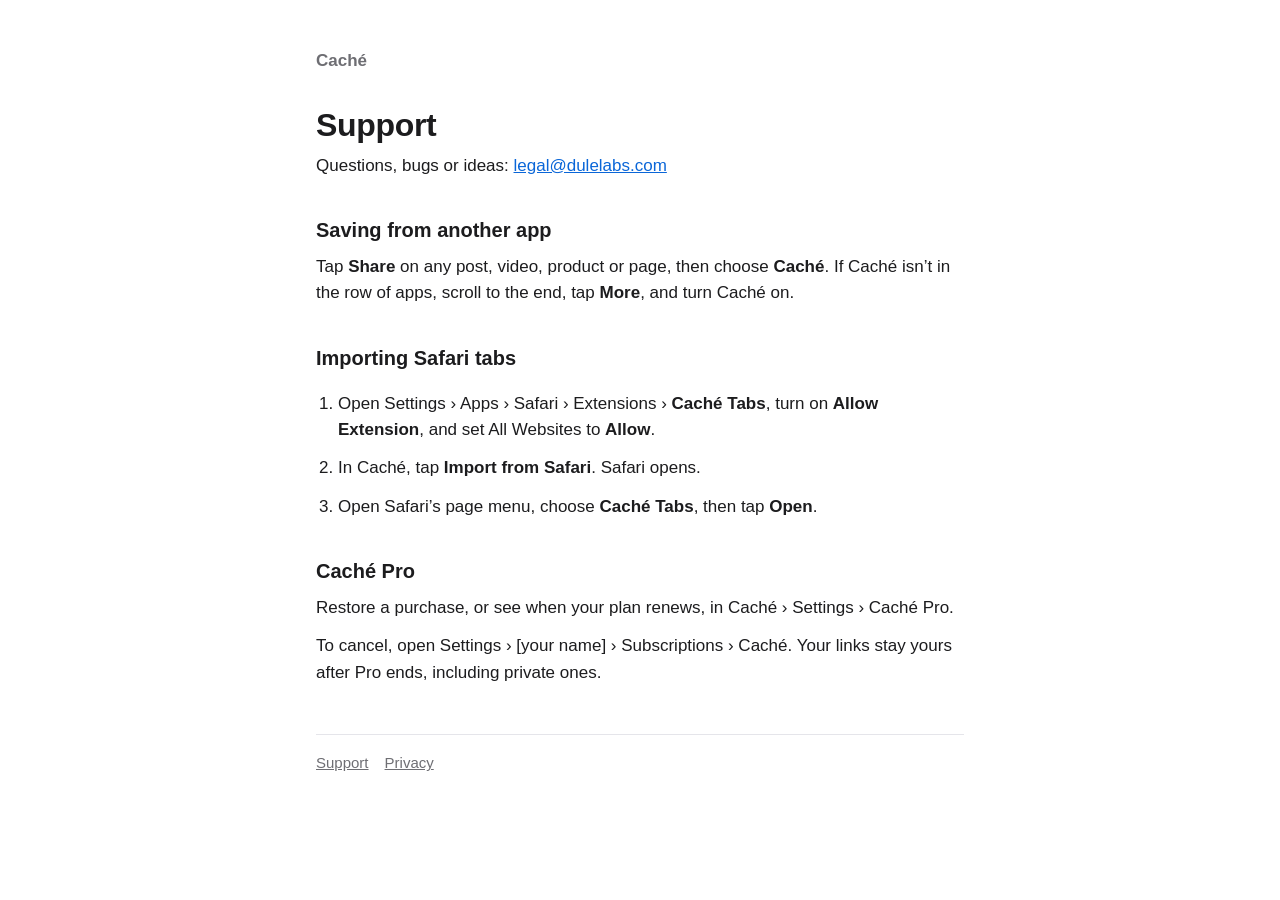
<file: index.html>
<!doctype html>
<html lang="en">
<head>
<meta charset="utf-8">
<meta name="viewport" content="width=device-width, initial-scale=1">
<title>Caché Support</title>
<link rel="stylesheet" href="style.css">
</head>
<body>
<main>
<header><a href="./">Caché</a></header>

<h1>Support</h1>
<p>Questions, bugs or ideas: <a href="mailto:legal@dulelabs.com">legal@dulelabs.com</a></p>

<h2>Saving from another app</h2>
<p>Tap <strong>Share</strong> on any post, video, product or page, then choose <strong>Caché</strong>. If Caché isn’t in the row of apps, scroll to the end, tap <strong>More</strong>, and turn Caché on.</p>

<h2>Importing Safari tabs</h2>
<ol>
<li>Open Settings › Apps › Safari › Extensions › <strong>Caché Tabs</strong>, turn on <strong>Allow Extension</strong>, and set All Websites to <strong>Allow</strong>.</li>
<li>In Caché, tap <strong>Import from Safari</strong>. Safari opens.</li>
<li>Open Safari’s page menu, choose <strong>Caché Tabs</strong>, then tap <strong>Open</strong>.</li>
</ol>

<h2>Caché Pro</h2>
<p>Restore a purchase, or see when your plan renews, in Caché › Settings › Caché Pro.</p>
<p>To cancel, open Settings › [your name] › Subscriptions › Caché. Your links stay yours after Pro ends, including private ones.</p>

<footer><a href="./">Support</a><a href="privacy.html">Privacy</a></footer>
</main>
</body>
</html>
</file>
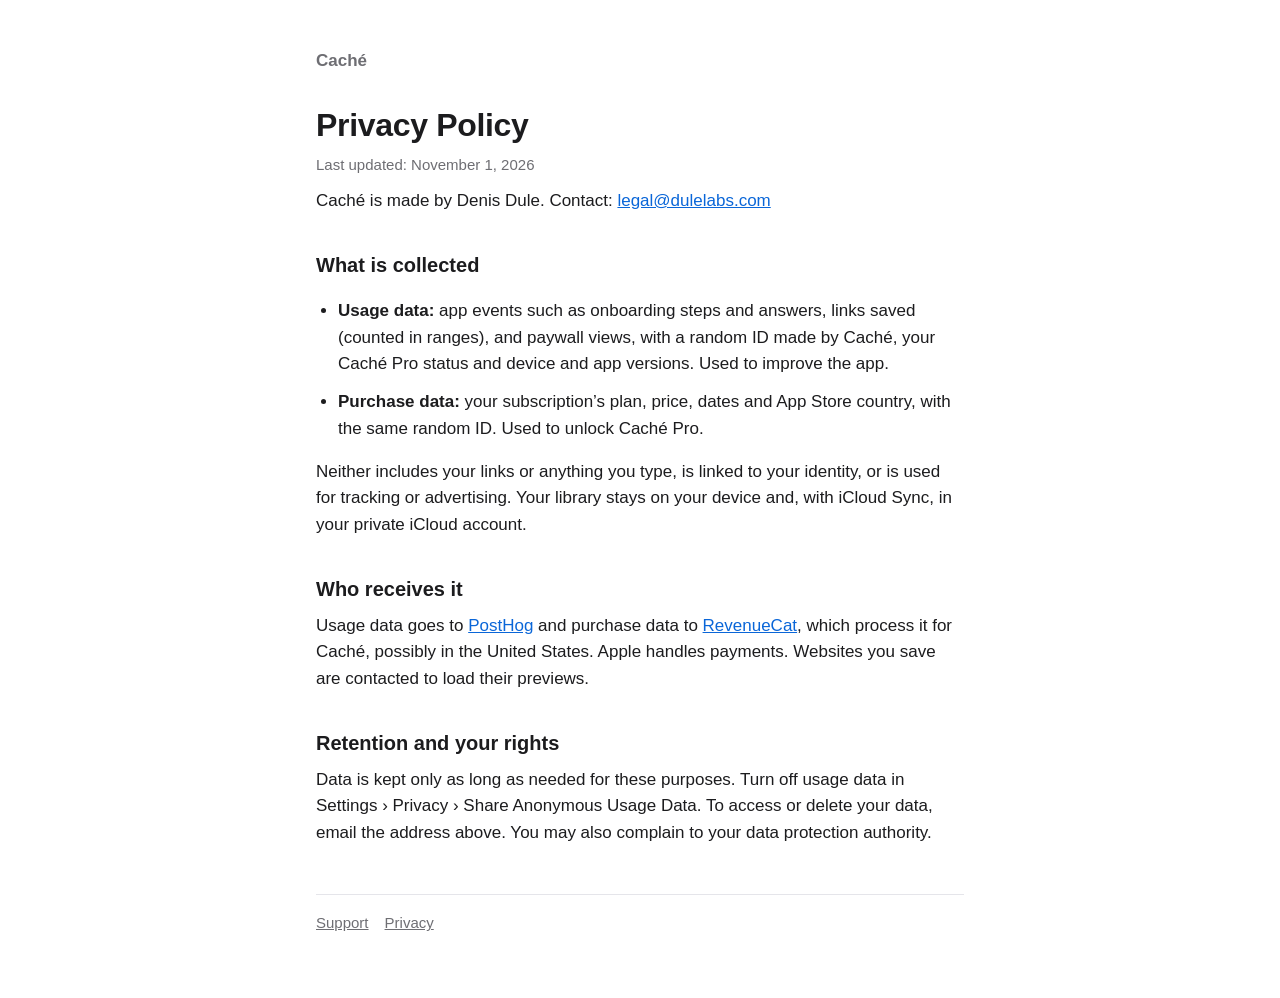
<file: privacy.html>
<!doctype html>
<html lang="en">
<head>
<meta charset="utf-8">
<meta name="viewport" content="width=device-width, initial-scale=1">
<title>Caché Privacy Policy</title>
<link rel="stylesheet" href="style.css">
</head>
<body>
<main>
<header><a href="./">Caché</a></header>

<h1>Privacy Policy</h1>
<p class="meta">Last updated: November 1, 2026</p>

<p>Caché is made by Denis Dule. Contact: <a href="mailto:legal@dulelabs.com">legal@dulelabs.com</a></p>

<h2>What is collected</h2>
<ul>
<li><strong>Usage data:</strong> app events such as onboarding steps and answers, links saved (counted in ranges), and paywall views, with a random ID made by Caché, your Caché Pro status and device and app versions. Used to improve the app.</li>
<li><strong>Purchase data:</strong> your subscription’s plan, price, dates and App Store country, with the same random ID. Used to unlock Caché Pro.</li>
</ul>
<p>Neither includes your links or anything you type, is linked to your identity, or is used for tracking or advertising. Your library stays on your device and, with iCloud Sync, in your private iCloud account.</p>

<h2>Who receives it</h2>
<p>Usage data goes to <a href="https://posthog.com/privacy">PostHog</a> and purchase data to <a href="https://www.revenuecat.com/privacy/">RevenueCat</a>, which process it for Caché, possibly in the United States. Apple handles payments. Websites you save are contacted to load their previews.</p>

<h2>Retention and your rights</h2>
<p>Data is kept only as long as needed for these purposes. Turn off usage data in Settings › Privacy › Share Anonymous Usage Data. To access or delete your data, email the address above. You may also complain to your data protection authority.</p>

<footer><a href="./">Support</a><a href="privacy.html">Privacy</a></footer>
</main>
</body>
</html>
</file>
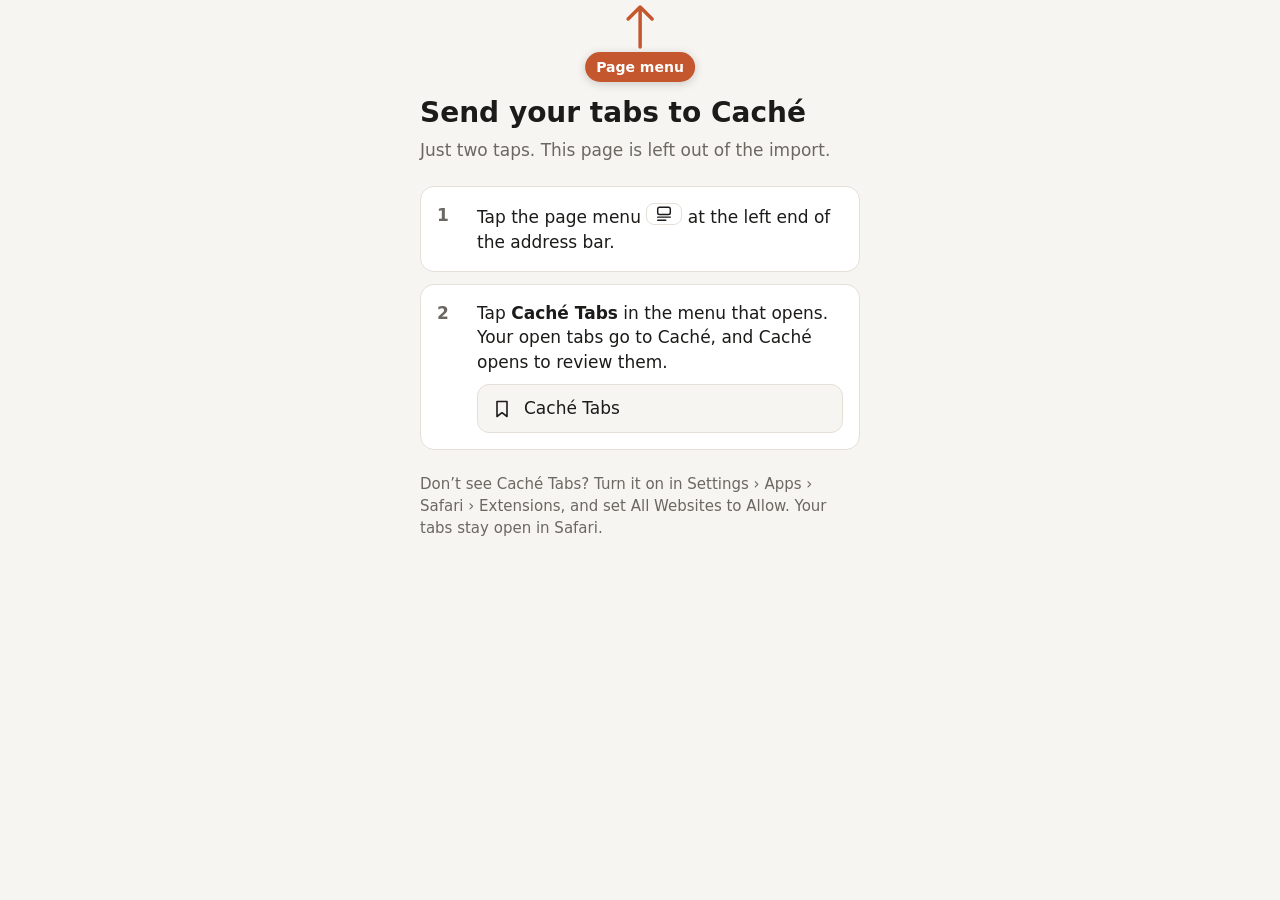
<file: safari.html>
<!doctype html>
<html lang="en">
<head>
<meta charset="utf-8">
<meta name="viewport" content="width=device-width, initial-scale=1, viewport-fit=cover">
<meta name="robots" content="noindex">
<title>Send Tabs to Caché</title>
<style>
  :root { --bg:#f7f5f1; --ink:#1c1b19; --muted:#6b6862; --card:#fff; --line:#e4e0d8; --accent:#c4572e; --on-accent:#fff; }
  @media (prefers-color-scheme: dark) {
    :root { --bg:#151412; --ink:#f2efe9; --muted:#a19d95; --card:#211f1c; --line:#34312c; --accent:#e27a50; --on-accent:#1c1b19; }
  }
  * { box-sizing:border-box; }
  html, body { overscroll-behavior:none; }
  body { margin:0; background:var(--bg); color:var(--ink);
    font:17px/1.45 -apple-system, BlinkMacSystemFont, "SF Pro Text", system-ui, sans-serif;
    padding:max(28px, env(safe-area-inset-top)) 20px max(28px, env(safe-area-inset-bottom));
    -webkit-text-size-adjust:100%; }
  body[data-edge="top"] { padding-top:96px; }
  main { max-width:440px; margin:0 auto; }
  h1 { font-size:28px; line-height:1.2; margin:0 0 8px; }
  p.lede { color:var(--muted); margin:0 0 24px; }
  ol { list-style:none; padding:0; margin:0; display:grid; gap:12px; }
  li { background:var(--card); border:1px solid var(--line); border-radius:14px; padding:16px;
    display:grid; grid-template-columns:28px 1fr; gap:12px; align-items:start; }
  .n { font-weight:600; color:var(--muted); font-variant-numeric:tabular-nums; }
  .k { display:inline-flex; align-items:center; gap:4px; padding:1px 8px; border:1px solid var(--line);
    border-radius:8px; font-weight:600; white-space:nowrap; vertical-align:baseline; }
  .k svg { width:18px; height:18px; display:block; }
  /* A stand-in for the row Safari shows, so it is recognised on sight. */
  .row { margin-top:10px; display:flex; align-items:center; gap:12px; padding:11px 14px;
    border:1px solid var(--line); border-radius:12px; background:var(--bg); font-weight:500; }
  .row svg { width:20px; height:20px; flex:none; }
  .hint { margin-top:24px; color:var(--muted); font-size:15px; }
  .flip { margin-top:4px; padding:0; border:0; background:none; color:var(--accent);
    font:inherit; font-size:15px; cursor:pointer; }
  .flip[hidden] { display:none; }

  /* The pointer sits at the edge of the page nearest Safari's page menu. */
  .pointer { position:fixed; z-index:10; display:flex; flex-direction:column; align-items:center;
    gap:2px; pointer-events:none; transform:translateX(-50%); }
  .pointer[hidden] { display:none; }
  .pointer[data-edge="bottom"] { bottom:2px; }
  .pointer[data-edge="top"] { top:2px; flex-direction:column-reverse; }
  .pointer .label { background:var(--accent); color:var(--on-accent); font-size:14px; font-weight:600;
    padding:5px 11px; border-radius:999px; white-space:nowrap; box-shadow:0 2px 10px rgba(0,0,0,.18); }
  .pointer svg { width:34px; height:48px; color:var(--accent); display:block; }
  .pointer[data-edge="top"] svg { transform:rotate(180deg); }
  .pointer .bob { animation:bob 1.1s ease-in-out infinite; display:flex; flex-direction:inherit;
    align-items:center; gap:2px; }
  .pointer[data-edge="top"] .bob { animation-name:bob-up; }
  @keyframes bob { 0%,100% { transform:translateY(-6px); } 50% { transform:translateY(4px); } }
  @keyframes bob-up { 0%,100% { transform:translateY(6px); } 50% { transform:translateY(-4px); } }
  @media (prefers-reduced-motion: reduce) { .pointer .bob { animation:none; } }
</style>
</head>
<body>
<main>
  <h1>Send your tabs to Caché</h1>
  <p class="lede">Just two taps. This page is left out of the import.</p>
  <ol>
    <li><span class="n">1</span><div id="step1">Tap the page menu <span class="k" id="glyph"><svg viewBox="0 0 20 20" fill="none" stroke="currentColor" stroke-width="1.6" stroke-linecap="round" aria-hidden="true"><rect x="3" y="2.5" width="14" height="8" rx="2"/><path d="M3 13.5h14M3 17h9"/></svg></span> at the left end of the address bar.</div></li>
    <li><span class="n">2</span><div>Tap <b>Caché Tabs</b> in the menu that opens. Your open tabs go to Caché, and Caché opens to review them.
      <div class="row" aria-hidden="true"><svg viewBox="0 0 20 20" fill="none" stroke="currentColor" stroke-width="1.6" stroke-linejoin="round"><path d="M5 2.5h10v15l-5-3.8-5 3.8z"/></svg>Caché Tabs</div>
    </div></li>
  </ol>
  <p class="hint">Don’t see Caché Tabs? Turn it on in Settings › Apps › Safari › Extensions, and set All Websites to Allow. Your tabs stay open in Safari.</p>
  <button class="flip" id="flip" type="button" hidden></button>
</main>

<div class="pointer" id="pointer" hidden aria-hidden="true">
  <div class="bob">
    <span class="label">Page menu</span>
    <svg viewBox="0 0 34 48" fill="none" stroke="currentColor" stroke-width="3.5" stroke-linecap="round" stroke-linejoin="round"><path d="M17 3v40M5 31l12 12 12-12"/></svg>
  </div>
</div>

<script>
(() => {
  // Safari draws its controls outside the page, so the pointer can only aim
  // at where the page menu sits in each layout, measured on iOS 26.5:
  //   Compact (default)  bar at the bottom, icon after the back button
  //   Bottom             full-width bar at the bottom, icon at its left
  //   Top                bar at the top, icon at its left
  // Bottom and Top leave the page the same height, so which one is in use
  // can't be measured; the reader can flip it and the choice is remembered.
  const ua = navigator.userAgent;
  const iPad = /iPad/.test(ua) || (/Macintosh/.test(ua) && navigator.maxTouchPoints > 1);
  const version = parseInt((ua.match(/Version\/(\d+)/) || [])[1] || "0", 10);
  const modern = version === 0 || version >= 26;   // Safari 26 replaced aA with the page icon
  const COMPACT_MAX_CHROME = 175;                  // Compact measured 145pt, Top/Bottom 199pt

  const pointer = document.getElementById("pointer");
  const flip = document.getElementById("flip");
  const step1 = document.getElementById("step1");
  const glyph = document.getElementById("glyph");

  // A choice is kept against the layout it was made in, so changing Safari's
  // setting later starts from detection again.
  function readSaved() {
    try { return localStorage.getItem("cache-guide-edge-" + chrome(true)); } catch { return null; }
  }
  function save(edge) {
    try { localStorage.setItem("cache-guide-edge-" + chrome(true), edge); } catch {}
  }

  if (!modern) {
    glyph.textContent = "aA";
    step1.firstChild.textContent = "Tap ";
  }

  // Measured once per orientation: scrolling shrinks Safari's bars, which
  // would make Top look like Compact.
  const chromeByOrientation = {};
  function chrome(portrait) {
    const key = portrait ? "p" : "l";
    if (!(key in chromeByOrientation)) {
      chromeByOrientation[key] = Math.max(screen.width, screen.height) - innerHeight;
    }
    return chromeByOrientation[key];
  }

  function layout() {
    const portrait = innerHeight > innerWidth;
    if (iPad || !portrait) {
      // iPad and landscape iPhone keep the address bar along the top.
      return { edge: "top", x: innerWidth / 2, flippable: false };
    }
    const compact = modern && chrome(true) < COMPACT_MAX_CHROME;
    const edge = readSaved() || (compact || !modern ? "bottom" : "top");
    let x;
    if (!modern) x = 34;
    else if (edge === "top") x = 39;
    else x = compact ? 113 : 47;
    return { edge, x, flippable: true };
  }

  function render() {
    const { edge, x, flippable } = layout();
    document.body.dataset.edge = edge;
    pointer.dataset.edge = edge;
    // Keep the label on screen when the arrow hugs the left edge.
    pointer.style.left = Math.max(x, 64) + "px";
    pointer.querySelector("svg").style.marginLeft = (Math.min(x, 64) - 64) * 2 + "px";
    pointer.hidden = false;
    flip.hidden = !flippable;
    flip.textContent = edge === "bottom" ? "Address bar at the top? Point up instead" : "Address bar at the bottom? Point down instead";
    flip.dataset.next = edge === "bottom" ? "top" : "bottom";
  }

  flip.addEventListener("click", () => { save(flip.dataset.next); render(); });
  addEventListener("resize", render);
  render();
})();
</script>
</body>
</html>
</file>
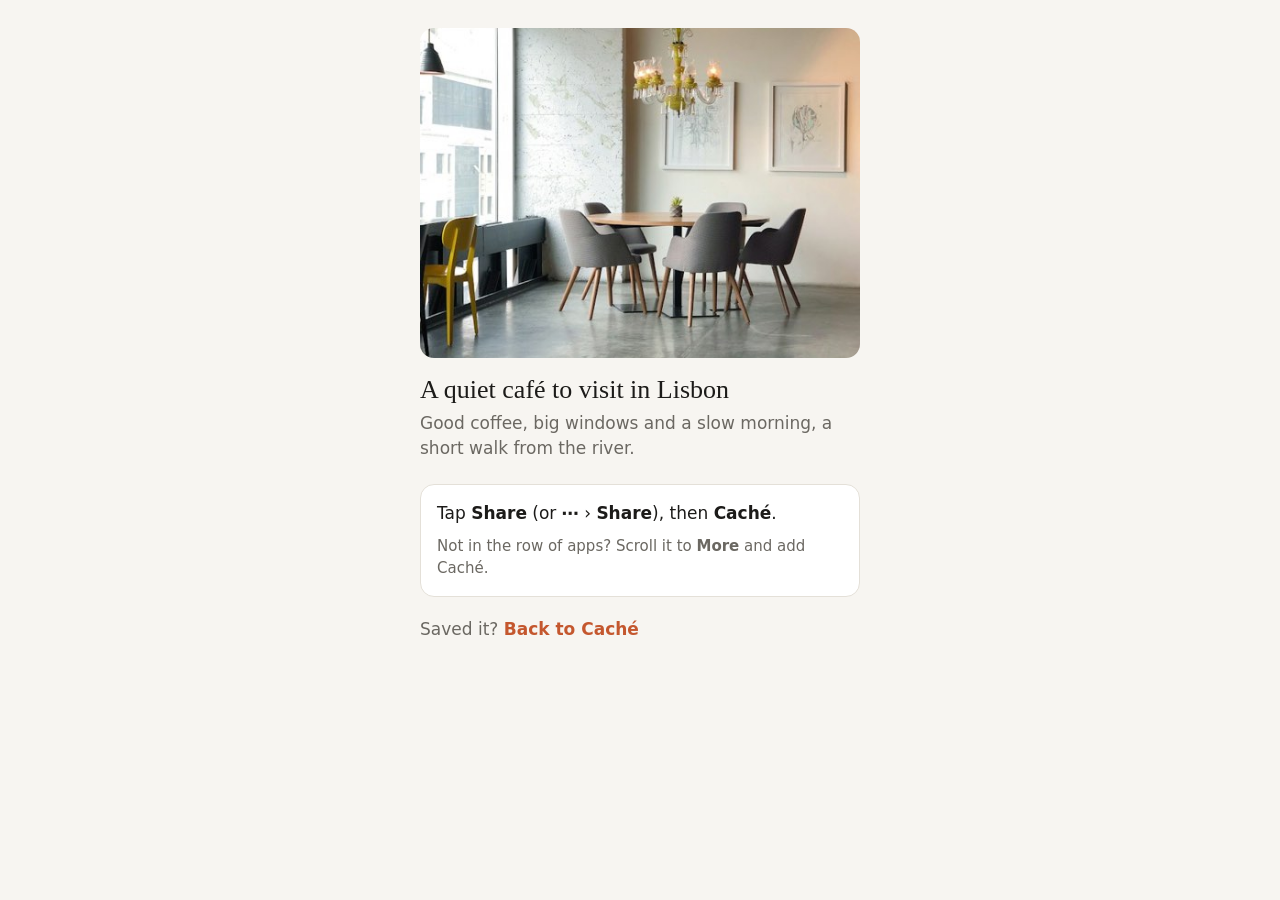
<file: try/places.html>
<!doctype html>
<html lang="en">
<head>
<meta charset="utf-8">
<meta name="viewport" content="width=device-width, initial-scale=1, viewport-fit=cover">
<meta name="robots" content="noindex">
<title>A quiet café to visit in Lisbon</title>
<meta name="description" content="Good coffee, big windows and a slow morning, a short walk from the river.">
<meta property="og:title" content="A quiet café to visit in Lisbon">
<meta property="og:description" content="Good coffee, big windows and a slow morning, a short walk from the river.">
<meta property="og:image" content="cafe.jpg">
<style>
  :root { --bg:#f7f5f1; --ink:#1c1b19; --muted:#6b6862; --card:#fff; --line:#e4e0d8; --accent:#c4572e; --on-accent:#fff; }
  @media (prefers-color-scheme: dark) {
    :root { --bg:#151412; --ink:#f2efe9; --muted:#a19d95; --card:#211f1c; --line:#34312c; --accent:#e27a50; --on-accent:#1c1b19; }
  }
  * { box-sizing:border-box; }
  html, body { overscroll-behavior:none; }
  body { margin:0; background:var(--bg); color:var(--ink);
    font:17px/1.45 -apple-system, BlinkMacSystemFont, "SF Pro Text", system-ui, sans-serif;
    padding:max(28px, env(safe-area-inset-top)) 20px 140px; -webkit-text-size-adjust:100%; }
  main { max-width:440px; margin:0 auto; }
  img { display:block; width:100%; aspect-ratio:4/3; object-fit:cover; border-radius:14px; }
  h1 { font:500 26px/1.2 ui-serif, Georgia, serif; margin:16px 0 6px; }
  p.lede { color:var(--muted); margin:0 0 24px; }
  .steps { background:var(--card); border:1px solid var(--line); border-radius:14px; padding:16px; }
  .steps b { font-weight:600; }
  .hint { margin:10px 0 0; color:var(--muted); font-size:15px; }
  .back { margin:20px 0 0; color:var(--muted); }
  .back a { color:var(--accent); font-weight:600; text-decoration:none; }
  .pointer { position:fixed; z-index:10; bottom:2px; right:22px; display:flex; flex-direction:column;
    align-items:flex-end; gap:2px; pointer-events:none; }
  .pointer[hidden] { display:none; }
  .pointer .label { background:var(--accent); color:var(--on-accent); font-size:14px; font-weight:600;
    padding:5px 11px; border-radius:999px; white-space:nowrap; box-shadow:0 2px 10px rgba(0,0,0,.18); }
  .pointer svg { width:34px; height:48px; color:var(--accent); display:block; margin-right:12px; }
  .pointer .bob { animation:bob 1.1s ease-in-out infinite; display:flex; flex-direction:column; align-items:flex-end; gap:2px; }
  @keyframes bob { 0%,100% { transform:translateY(-6px); } 50% { transform:translateY(4px); } }
  @media (prefers-reduced-motion: reduce) { .pointer .bob { animation:none; } }
</style>
</head>
<body>
<main>
  <img src="cafe.jpg" alt="">
  <h1>A quiet café to visit in Lisbon</h1>
  <p class="lede">Good coffee, big windows and a slow morning, a short walk from the river.</p>
  <div class="steps">Tap <b>Share</b> (or <b>⋯</b> › <b>Share</b>), then <b>Caché</b>.
    <p class="hint">Not in the row of apps? Scroll it to <b>More</b> and add Caché.</p>
  </div>
  <p class="back">Saved it? <a href="cache-bookmarks-7f4d9a://onboarding">Back to Caché</a></p>
</main>

<div class="pointer" id="pointer" hidden aria-hidden="true">
  <div class="bob">
    <span class="label">Tap ⋯</span>
    <svg viewBox="0 0 34 48" fill="none" stroke="currentColor" stroke-width="3.5" stroke-linecap="round" stroke-linejoin="round"><path d="M17 3v40M5 31l12 12 12-12"/></svg>
  </div>
</div>

<script>
(() => {
  // Only Safari's compact layout (iOS 26, portrait iPhone) keeps ⋯ at the
  // bottom right, where the pointer aims. Elsewhere the words do the work.
  // Measured like safari.html: compact leaves about 145pt of browser chrome.
  const ua = navigator.userAgent;
  const iPad = /iPad/.test(ua) || (/Macintosh/.test(ua) && navigator.maxTouchPoints > 1);
  const version = parseInt((ua.match(/Version\/(\d+)/) || [])[1] || "0", 10);
  const portrait = innerHeight > innerWidth;
  const chrome = Math.max(screen.width, screen.height) - innerHeight;
  document.getElementById("pointer").hidden = iPad || !portrait || version < 26 || chrome >= 175;
})();
</script>
</body>
</html>
</file>
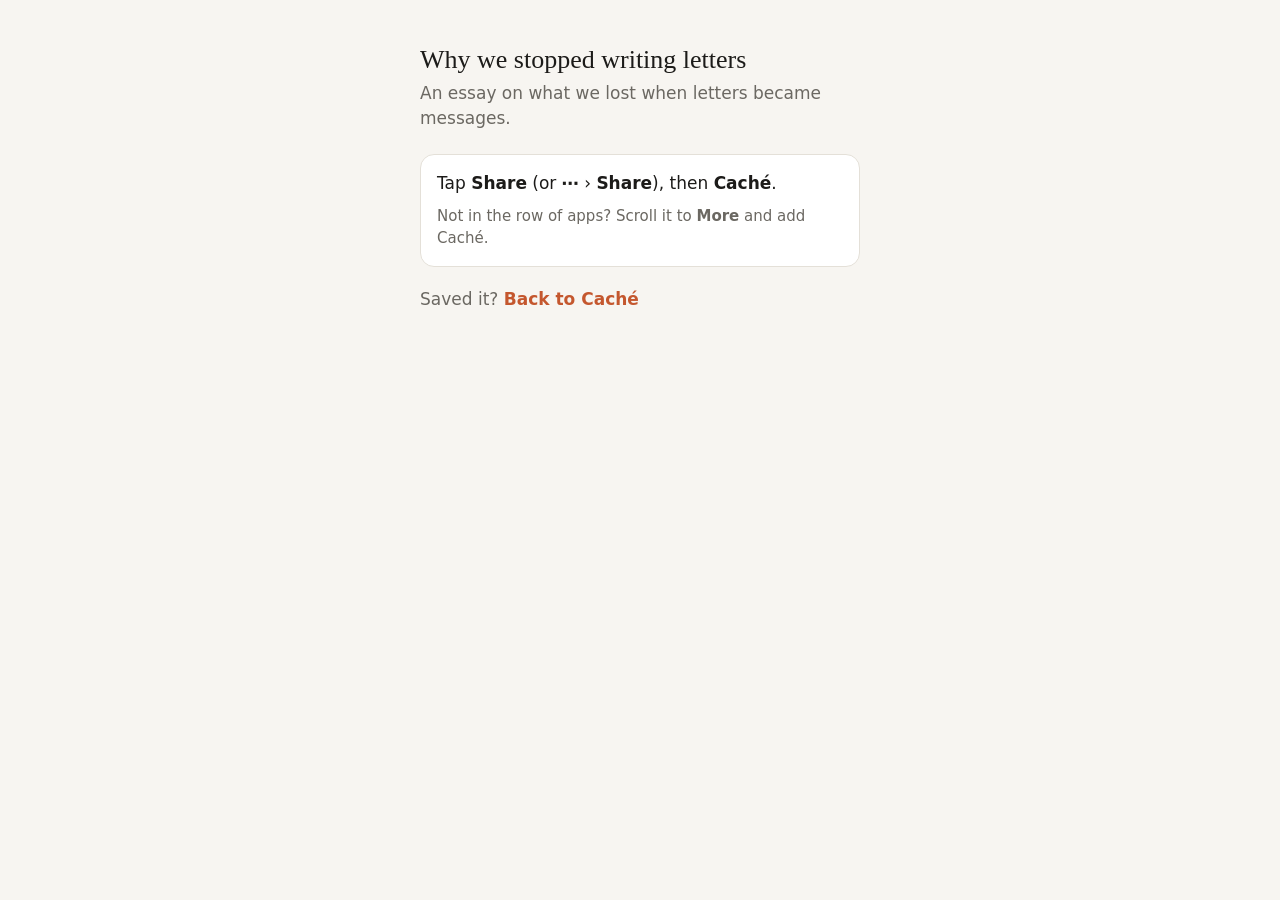
<file: try/reading.html>
<!doctype html>
<html lang="en">
<head>
<meta charset="utf-8">
<meta name="viewport" content="width=device-width, initial-scale=1, viewport-fit=cover">
<meta name="robots" content="noindex">
<title>Why we stopped writing letters</title>
<meta name="description" content="An essay on what we lost when letters became messages.">
<meta property="og:title" content="Why we stopped writing letters">
<meta property="og:description" content="An essay on what we lost when letters became messages.">
<style>
  :root { --bg:#f7f5f1; --ink:#1c1b19; --muted:#6b6862; --card:#fff; --line:#e4e0d8; --accent:#c4572e; --on-accent:#fff; }
  @media (prefers-color-scheme: dark) {
    :root { --bg:#151412; --ink:#f2efe9; --muted:#a19d95; --card:#211f1c; --line:#34312c; --accent:#e27a50; --on-accent:#1c1b19; }
  }
  * { box-sizing:border-box; }
  html, body { overscroll-behavior:none; }
  body { margin:0; background:var(--bg); color:var(--ink);
    font:17px/1.45 -apple-system, BlinkMacSystemFont, "SF Pro Text", system-ui, sans-serif;
    padding:max(28px, env(safe-area-inset-top)) 20px 140px; -webkit-text-size-adjust:100%; }
  main { max-width:440px; margin:0 auto; }
  img { display:block; width:100%; aspect-ratio:4/3; object-fit:cover; border-radius:14px; }
  h1 { font:500 26px/1.2 ui-serif, Georgia, serif; margin:16px 0 6px; }
  p.lede { color:var(--muted); margin:0 0 24px; }
  .steps { background:var(--card); border:1px solid var(--line); border-radius:14px; padding:16px; }
  .steps b { font-weight:600; }
  .hint { margin:10px 0 0; color:var(--muted); font-size:15px; }
  .back { margin:20px 0 0; color:var(--muted); }
  .back a { color:var(--accent); font-weight:600; text-decoration:none; }
  .pointer { position:fixed; z-index:10; bottom:2px; right:22px; display:flex; flex-direction:column;
    align-items:flex-end; gap:2px; pointer-events:none; }
  .pointer[hidden] { display:none; }
  .pointer .label { background:var(--accent); color:var(--on-accent); font-size:14px; font-weight:600;
    padding:5px 11px; border-radius:999px; white-space:nowrap; box-shadow:0 2px 10px rgba(0,0,0,.18); }
  .pointer svg { width:34px; height:48px; color:var(--accent); display:block; margin-right:12px; }
  .pointer .bob { animation:bob 1.1s ease-in-out infinite; display:flex; flex-direction:column; align-items:flex-end; gap:2px; }
  @keyframes bob { 0%,100% { transform:translateY(-6px); } 50% { transform:translateY(4px); } }
  @media (prefers-reduced-motion: reduce) { .pointer .bob { animation:none; } }
</style>
</head>
<body>
<main>
  <h1>Why we stopped writing letters</h1>
  <p class="lede">An essay on what we lost when letters became messages.</p>
  <div class="steps">Tap <b>Share</b> (or <b>⋯</b> › <b>Share</b>), then <b>Caché</b>.
    <p class="hint">Not in the row of apps? Scroll it to <b>More</b> and add Caché.</p>
  </div>
  <p class="back">Saved it? <a href="cache-bookmarks-7f4d9a://onboarding">Back to Caché</a></p>
</main>

<div class="pointer" id="pointer" hidden aria-hidden="true">
  <div class="bob">
    <span class="label">Tap ⋯</span>
    <svg viewBox="0 0 34 48" fill="none" stroke="currentColor" stroke-width="3.5" stroke-linecap="round" stroke-linejoin="round"><path d="M17 3v40M5 31l12 12 12-12"/></svg>
  </div>
</div>

<script>
(() => {
  // Only Safari's compact layout (iOS 26, portrait iPhone) keeps ⋯ at the
  // bottom right, where the pointer aims. Elsewhere the words do the work.
  // Measured like safari.html: compact leaves about 145pt of browser chrome.
  const ua = navigator.userAgent;
  const iPad = /iPad/.test(ua) || (/Macintosh/.test(ua) && navigator.maxTouchPoints > 1);
  const version = parseInt((ua.match(/Version\/(\d+)/) || [])[1] || "0", 10);
  const portrait = innerHeight > innerWidth;
  const chrome = Math.max(screen.width, screen.height) - innerHeight;
  document.getElementById("pointer").hidden = iPad || !portrait || version < 26 || chrome >= 175;
})();
</script>
</body>
</html>
</file>
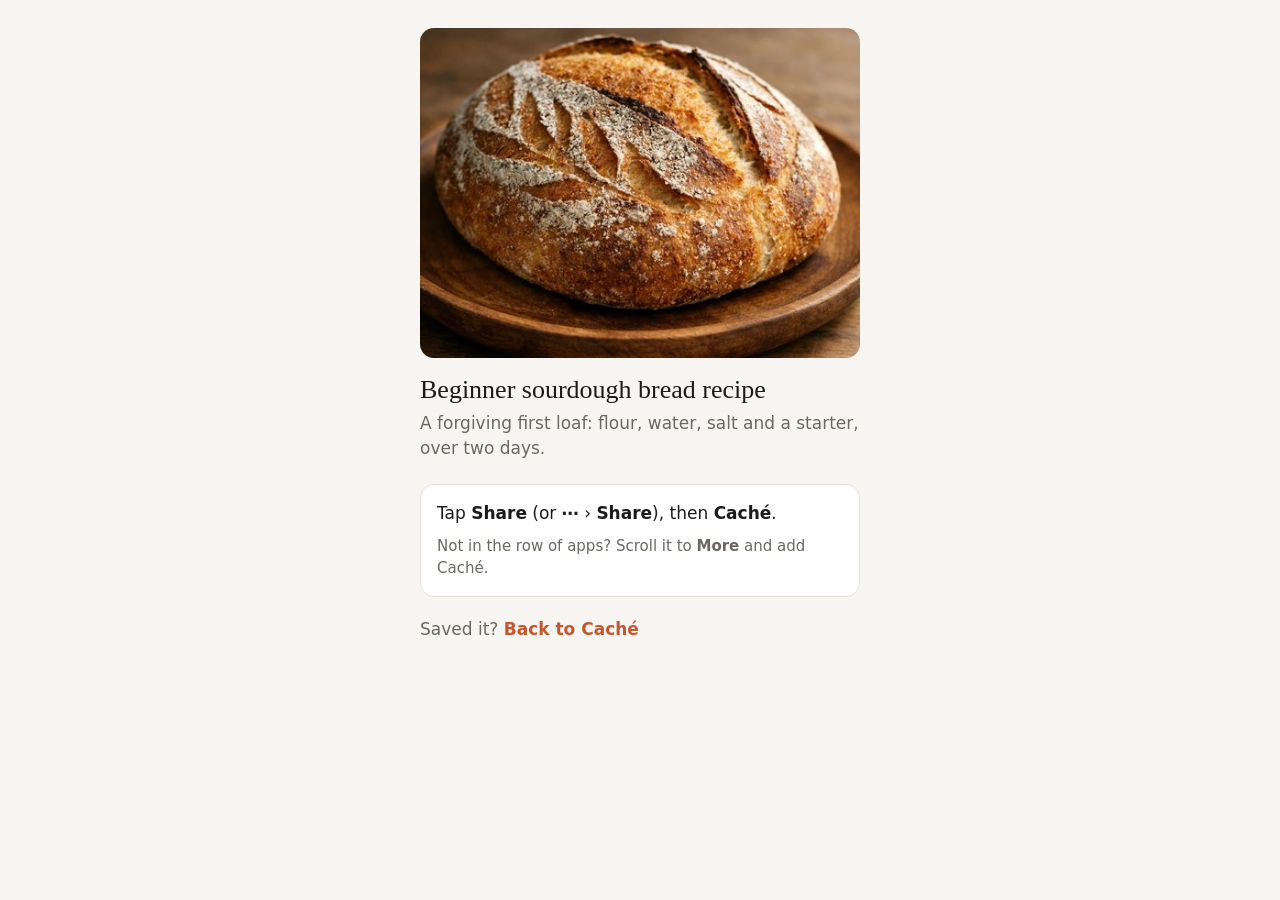
<file: try/recipes.html>
<!doctype html>
<html lang="en">
<head>
<meta charset="utf-8">
<meta name="viewport" content="width=device-width, initial-scale=1, viewport-fit=cover">
<meta name="robots" content="noindex">
<title>Beginner sourdough bread recipe</title>
<meta name="description" content="A forgiving first loaf: flour, water, salt and a starter, over two days.">
<meta property="og:title" content="Beginner sourdough bread recipe">
<meta property="og:description" content="A forgiving first loaf: flour, water, salt and a starter, over two days.">
<meta property="og:image" content="sourdough.jpg">
<style>
  :root { --bg:#f7f5f1; --ink:#1c1b19; --muted:#6b6862; --card:#fff; --line:#e4e0d8; --accent:#c4572e; --on-accent:#fff; }
  @media (prefers-color-scheme: dark) {
    :root { --bg:#151412; --ink:#f2efe9; --muted:#a19d95; --card:#211f1c; --line:#34312c; --accent:#e27a50; --on-accent:#1c1b19; }
  }
  * { box-sizing:border-box; }
  html, body { overscroll-behavior:none; }
  body { margin:0; background:var(--bg); color:var(--ink);
    font:17px/1.45 -apple-system, BlinkMacSystemFont, "SF Pro Text", system-ui, sans-serif;
    padding:max(28px, env(safe-area-inset-top)) 20px 140px; -webkit-text-size-adjust:100%; }
  main { max-width:440px; margin:0 auto; }
  img { display:block; width:100%; aspect-ratio:4/3; object-fit:cover; border-radius:14px; }
  h1 { font:500 26px/1.2 ui-serif, Georgia, serif; margin:16px 0 6px; }
  p.lede { color:var(--muted); margin:0 0 24px; }
  .steps { background:var(--card); border:1px solid var(--line); border-radius:14px; padding:16px; }
  .steps b { font-weight:600; }
  .hint { margin:10px 0 0; color:var(--muted); font-size:15px; }
  .back { margin:20px 0 0; color:var(--muted); }
  .back a { color:var(--accent); font-weight:600; text-decoration:none; }
  .pointer { position:fixed; z-index:10; bottom:2px; right:22px; display:flex; flex-direction:column;
    align-items:flex-end; gap:2px; pointer-events:none; }
  .pointer[hidden] { display:none; }
  .pointer .label { background:var(--accent); color:var(--on-accent); font-size:14px; font-weight:600;
    padding:5px 11px; border-radius:999px; white-space:nowrap; box-shadow:0 2px 10px rgba(0,0,0,.18); }
  .pointer svg { width:34px; height:48px; color:var(--accent); display:block; margin-right:12px; }
  .pointer .bob { animation:bob 1.1s ease-in-out infinite; display:flex; flex-direction:column; align-items:flex-end; gap:2px; }
  @keyframes bob { 0%,100% { transform:translateY(-6px); } 50% { transform:translateY(4px); } }
  @media (prefers-reduced-motion: reduce) { .pointer .bob { animation:none; } }
</style>
</head>
<body>
<main>
  <img src="sourdough.jpg" alt="">
  <h1>Beginner sourdough bread recipe</h1>
  <p class="lede">A forgiving first loaf: flour, water, salt and a starter, over two days.</p>
  <div class="steps">Tap <b>Share</b> (or <b>⋯</b> › <b>Share</b>), then <b>Caché</b>.
    <p class="hint">Not in the row of apps? Scroll it to <b>More</b> and add Caché.</p>
  </div>
  <p class="back">Saved it? <a href="cache-bookmarks-7f4d9a://onboarding">Back to Caché</a></p>
</main>

<div class="pointer" id="pointer" hidden aria-hidden="true">
  <div class="bob">
    <span class="label">Tap ⋯</span>
    <svg viewBox="0 0 34 48" fill="none" stroke="currentColor" stroke-width="3.5" stroke-linecap="round" stroke-linejoin="round"><path d="M17 3v40M5 31l12 12 12-12"/></svg>
  </div>
</div>

<script>
(() => {
  // Only Safari's compact layout (iOS 26, portrait iPhone) keeps ⋯ at the
  // bottom right, where the pointer aims. Elsewhere the words do the work.
  // Measured like safari.html: compact leaves about 145pt of browser chrome.
  const ua = navigator.userAgent;
  const iPad = /iPad/.test(ua) || (/Macintosh/.test(ua) && navigator.maxTouchPoints > 1);
  const version = parseInt((ua.match(/Version\/(\d+)/) || [])[1] || "0", 10);
  const portrait = innerHeight > innerWidth;
  const chrome = Math.max(screen.width, screen.height) - innerHeight;
  document.getElementById("pointer").hidden = iPad || !portrait || version < 26 || chrome >= 175;
})();
</script>
</body>
</html>
</file>
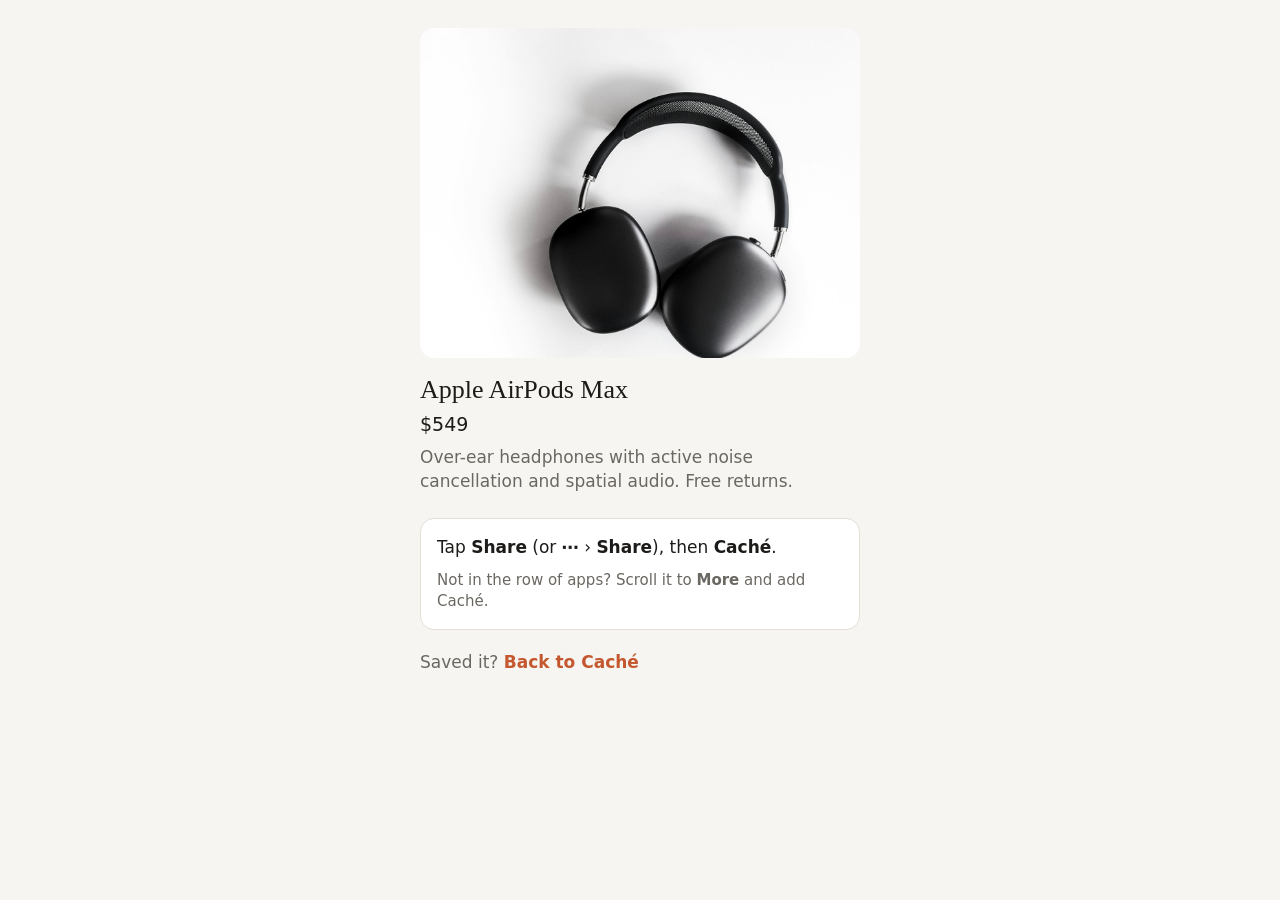
<file: try/shopping.html>
<!doctype html>
<html lang="en">
<head>
<meta charset="utf-8">
<meta name="viewport" content="width=device-width, initial-scale=1, viewport-fit=cover">
<meta name="robots" content="noindex">
<title>Apple AirPods Max, add to cart</title>
<meta name="description" content="Over-ear headphones with active noise cancellation and spatial audio. Free returns.">
<meta property="og:title" content="Apple AirPods Max, add to cart">
<meta property="og:description" content="Over-ear headphones with active noise cancellation and spatial audio. Free returns.">
<meta property="og:image" content="airpodsmax.jpg">
<meta property="og:type" content="product">
<meta property="product:price:amount" content="549.00">
<meta property="product:price:currency" content="USD">
<script type="application/ld+json">
{"@context":"https://schema.org","@type":"Product","name":"Apple AirPods Max","image":"airpodsmax.jpg","description":"Over-ear headphones with active noise cancellation and spatial audio.","offers":{"@type":"Offer","price":"549.00","priceCurrency":"USD","availability":"https://schema.org/InStock"}}
</script>
<style>
  :root { --bg:#f7f5f1; --ink:#1c1b19; --muted:#6b6862; --card:#fff; --line:#e4e0d8; --accent:#c4572e; --on-accent:#fff; }
  @media (prefers-color-scheme: dark) {
    :root { --bg:#151412; --ink:#f2efe9; --muted:#a19d95; --card:#211f1c; --line:#34312c; --accent:#e27a50; --on-accent:#1c1b19; }
  }
  * { box-sizing:border-box; }
  html, body { overscroll-behavior:none; }
  body { margin:0; background:var(--bg); color:var(--ink);
    font:17px/1.45 -apple-system, BlinkMacSystemFont, "SF Pro Text", system-ui, sans-serif;
    padding:max(28px, env(safe-area-inset-top)) 20px 140px; -webkit-text-size-adjust:100%; }
  main { max-width:440px; margin:0 auto; }
  img { display:block; width:100%; aspect-ratio:4/3; object-fit:cover; border-radius:14px; }
  h1 { font:500 26px/1.2 ui-serif, Georgia, serif; margin:16px 0 6px; }
  .price { font-size:19px; margin:0 0 6px; }
  p.lede { color:var(--muted); margin:0 0 24px; }
  .steps { background:var(--card); border:1px solid var(--line); border-radius:14px; padding:16px; }
  .steps b { font-weight:600; }
  .hint { margin:10px 0 0; color:var(--muted); font-size:15px; }
  .back { margin:20px 0 0; color:var(--muted); }
  .back a { color:var(--accent); font-weight:600; text-decoration:none; }
  .pointer { position:fixed; z-index:10; bottom:2px; right:22px; display:flex; flex-direction:column;
    align-items:flex-end; gap:2px; pointer-events:none; }
  .pointer[hidden] { display:none; }
  .pointer .label { background:var(--accent); color:var(--on-accent); font-size:14px; font-weight:600;
    padding:5px 11px; border-radius:999px; white-space:nowrap; box-shadow:0 2px 10px rgba(0,0,0,.18); }
  .pointer svg { width:34px; height:48px; color:var(--accent); display:block; margin-right:12px; }
  .pointer .bob { animation:bob 1.1s ease-in-out infinite; display:flex; flex-direction:column; align-items:flex-end; gap:2px; }
  @keyframes bob { 0%,100% { transform:translateY(-6px); } 50% { transform:translateY(4px); } }
  @media (prefers-reduced-motion: reduce) { .pointer .bob { animation:none; } }
</style>
</head>
<body>
<main>
  <img src="airpodsmax.jpg" alt="">
  <h1>Apple AirPods Max</h1>
  <p class="price">$549</p>
  <p class="lede">Over-ear headphones with active noise cancellation and spatial audio. Free returns.</p>
  <div class="steps">Tap <b>Share</b> (or <b>⋯</b> › <b>Share</b>), then <b>Caché</b>.
    <p class="hint">Not in the row of apps? Scroll it to <b>More</b> and add Caché.</p>
  </div>
  <p class="back">Saved it? <a href="cache-bookmarks-7f4d9a://onboarding">Back to Caché</a></p>
</main>

<div class="pointer" id="pointer" hidden aria-hidden="true">
  <div class="bob">
    <span class="label">Tap ⋯</span>
    <svg viewBox="0 0 34 48" fill="none" stroke="currentColor" stroke-width="3.5" stroke-linecap="round" stroke-linejoin="round"><path d="M17 3v40M5 31l12 12 12-12"/></svg>
  </div>
</div>

<script>
(() => {
  // Only Safari's compact layout (iOS 26, portrait iPhone) keeps ⋯ at the
  // bottom right, where the pointer aims. Elsewhere the words do the work.
  // Measured like safari.html: compact leaves about 145pt of browser chrome.
  const ua = navigator.userAgent;
  const iPad = /iPad/.test(ua) || (/Macintosh/.test(ua) && navigator.maxTouchPoints > 1);
  const version = parseInt((ua.match(/Version\/(\d+)/) || [])[1] || "0", 10);
  const portrait = innerHeight > innerWidth;
  const chrome = Math.max(screen.width, screen.height) - innerHeight;
  document.getElementById("pointer").hidden = iPad || !portrait || version < 26 || chrome >= 175;
})();
</script>
</body>
</html>
</file>
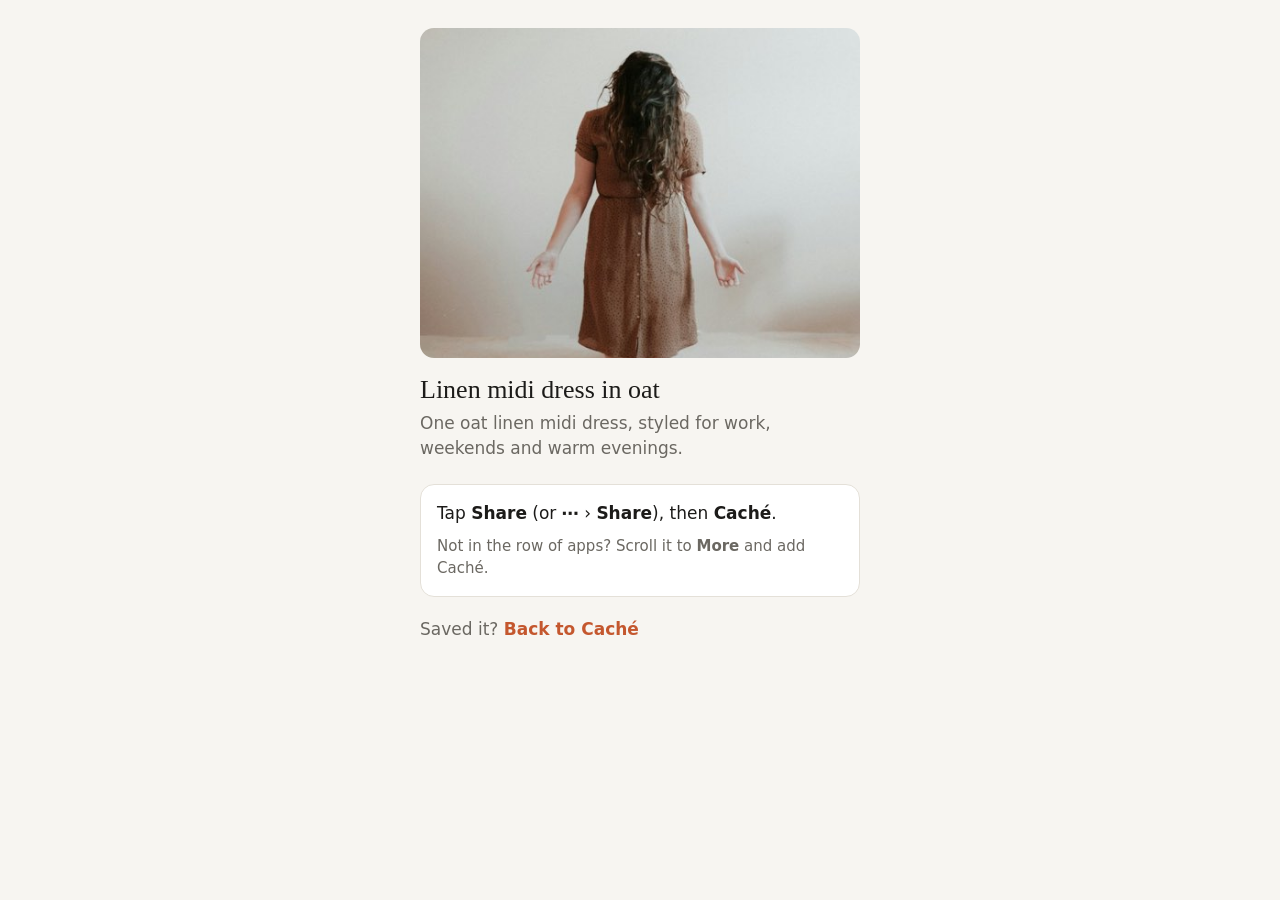
<file: try/style.html>
<!doctype html>
<html lang="en">
<head>
<meta charset="utf-8">
<meta name="viewport" content="width=device-width, initial-scale=1, viewport-fit=cover">
<meta name="robots" content="noindex">
<title>Linen midi dress in oat, outfit ideas</title>
<meta name="description" content="One oat linen midi dress, styled for work, weekends and warm evenings.">
<meta property="og:title" content="Linen midi dress in oat, outfit ideas">
<meta property="og:description" content="One oat linen midi dress, styled for work, weekends and warm evenings.">
<meta property="og:image" content="dress.jpg">
<style>
  :root { --bg:#f7f5f1; --ink:#1c1b19; --muted:#6b6862; --card:#fff; --line:#e4e0d8; --accent:#c4572e; --on-accent:#fff; }
  @media (prefers-color-scheme: dark) {
    :root { --bg:#151412; --ink:#f2efe9; --muted:#a19d95; --card:#211f1c; --line:#34312c; --accent:#e27a50; --on-accent:#1c1b19; }
  }
  * { box-sizing:border-box; }
  html, body { overscroll-behavior:none; }
  body { margin:0; background:var(--bg); color:var(--ink);
    font:17px/1.45 -apple-system, BlinkMacSystemFont, "SF Pro Text", system-ui, sans-serif;
    padding:max(28px, env(safe-area-inset-top)) 20px 140px; -webkit-text-size-adjust:100%; }
  main { max-width:440px; margin:0 auto; }
  img { display:block; width:100%; aspect-ratio:4/3; object-fit:cover; border-radius:14px; }
  h1 { font:500 26px/1.2 ui-serif, Georgia, serif; margin:16px 0 6px; }
  p.lede { color:var(--muted); margin:0 0 24px; }
  .steps { background:var(--card); border:1px solid var(--line); border-radius:14px; padding:16px; }
  .steps b { font-weight:600; }
  .hint { margin:10px 0 0; color:var(--muted); font-size:15px; }
  .back { margin:20px 0 0; color:var(--muted); }
  .back a { color:var(--accent); font-weight:600; text-decoration:none; }
  .pointer { position:fixed; z-index:10; bottom:2px; right:22px; display:flex; flex-direction:column;
    align-items:flex-end; gap:2px; pointer-events:none; }
  .pointer[hidden] { display:none; }
  .pointer .label { background:var(--accent); color:var(--on-accent); font-size:14px; font-weight:600;
    padding:5px 11px; border-radius:999px; white-space:nowrap; box-shadow:0 2px 10px rgba(0,0,0,.18); }
  .pointer svg { width:34px; height:48px; color:var(--accent); display:block; margin-right:12px; }
  .pointer .bob { animation:bob 1.1s ease-in-out infinite; display:flex; flex-direction:column; align-items:flex-end; gap:2px; }
  @keyframes bob { 0%,100% { transform:translateY(-6px); } 50% { transform:translateY(4px); } }
  @media (prefers-reduced-motion: reduce) { .pointer .bob { animation:none; } }
</style>
</head>
<body>
<main>
  <img src="dress.jpg" alt="">
  <h1>Linen midi dress in oat</h1>
  <p class="lede">One oat linen midi dress, styled for work, weekends and warm evenings.</p>
  <div class="steps">Tap <b>Share</b> (or <b>⋯</b> › <b>Share</b>), then <b>Caché</b>.
    <p class="hint">Not in the row of apps? Scroll it to <b>More</b> and add Caché.</p>
  </div>
  <p class="back">Saved it? <a href="cache-bookmarks-7f4d9a://onboarding">Back to Caché</a></p>
</main>

<div class="pointer" id="pointer" hidden aria-hidden="true">
  <div class="bob">
    <span class="label">Tap ⋯</span>
    <svg viewBox="0 0 34 48" fill="none" stroke="currentColor" stroke-width="3.5" stroke-linecap="round" stroke-linejoin="round"><path d="M17 3v40M5 31l12 12 12-12"/></svg>
  </div>
</div>

<script>
(() => {
  // Only Safari's compact layout (iOS 26, portrait iPhone) keeps ⋯ at the
  // bottom right, where the pointer aims. Elsewhere the words do the work.
  // Measured like safari.html: compact leaves about 145pt of browser chrome.
  const ua = navigator.userAgent;
  const iPad = /iPad/.test(ua) || (/Macintosh/.test(ua) && navigator.maxTouchPoints > 1);
  const version = parseInt((ua.match(/Version\/(\d+)/) || [])[1] || "0", 10);
  const portrait = innerHeight > innerWidth;
  const chrome = Math.max(screen.width, screen.height) - innerHeight;
  document.getElementById("pointer").hidden = iPad || !portrait || version < 26 || chrome >= 175;
})();
</script>
</body>
</html>
</file>
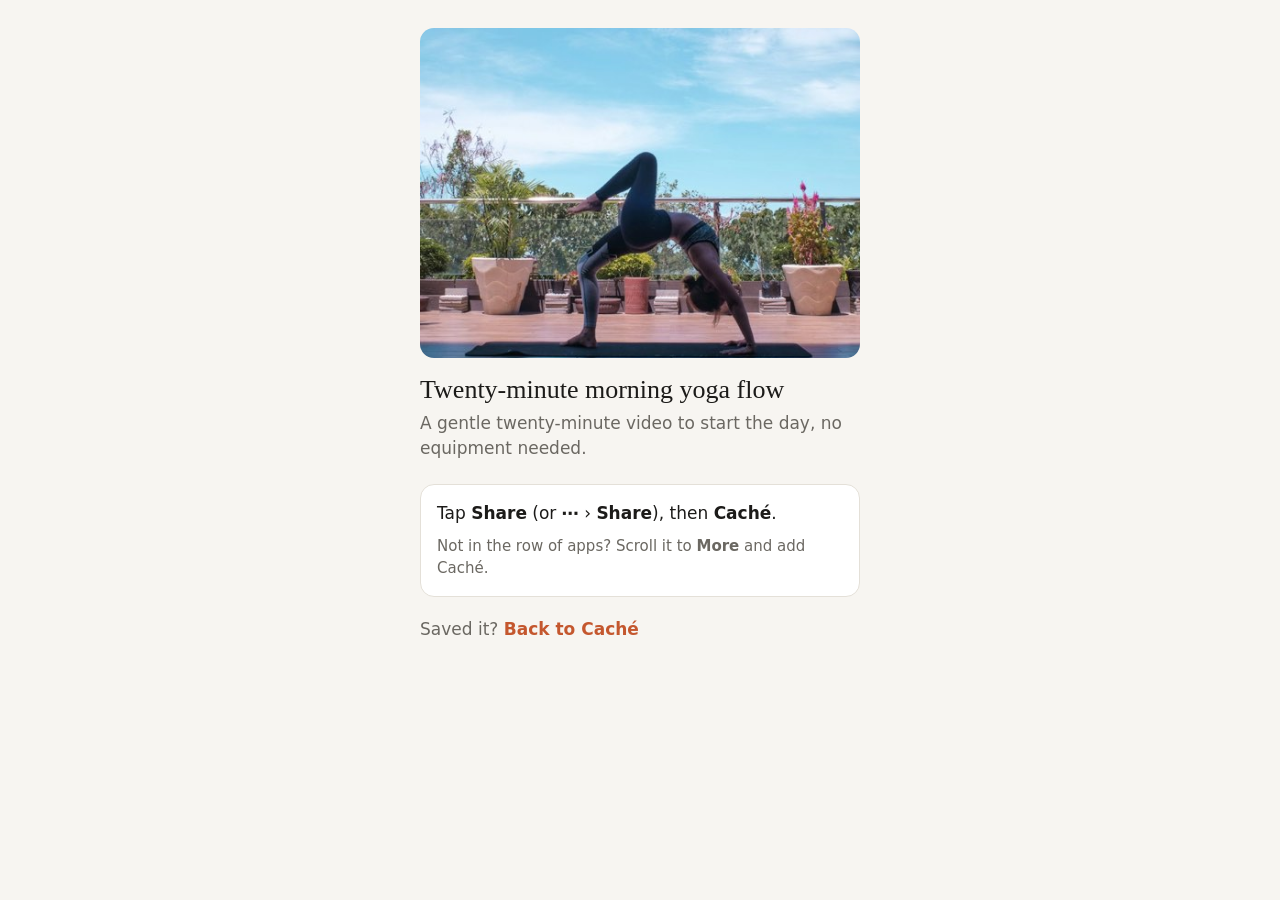
<file: try/videos.html>
<!doctype html>
<html lang="en">
<head>
<meta charset="utf-8">
<meta name="viewport" content="width=device-width, initial-scale=1, viewport-fit=cover">
<meta name="robots" content="noindex">
<title>Twenty-minute morning yoga flow</title>
<meta name="description" content="A gentle twenty-minute video to start the day, no equipment needed.">
<meta property="og:title" content="Twenty-minute morning yoga flow">
<meta property="og:description" content="A gentle twenty-minute video to start the day, no equipment needed.">
<meta property="og:image" content="yoga.jpg">
<style>
  :root { --bg:#f7f5f1; --ink:#1c1b19; --muted:#6b6862; --card:#fff; --line:#e4e0d8; --accent:#c4572e; --on-accent:#fff; }
  @media (prefers-color-scheme: dark) {
    :root { --bg:#151412; --ink:#f2efe9; --muted:#a19d95; --card:#211f1c; --line:#34312c; --accent:#e27a50; --on-accent:#1c1b19; }
  }
  * { box-sizing:border-box; }
  html, body { overscroll-behavior:none; }
  body { margin:0; background:var(--bg); color:var(--ink);
    font:17px/1.45 -apple-system, BlinkMacSystemFont, "SF Pro Text", system-ui, sans-serif;
    padding:max(28px, env(safe-area-inset-top)) 20px 140px; -webkit-text-size-adjust:100%; }
  main { max-width:440px; margin:0 auto; }
  img { display:block; width:100%; aspect-ratio:4/3; object-fit:cover; border-radius:14px; }
  h1 { font:500 26px/1.2 ui-serif, Georgia, serif; margin:16px 0 6px; }
  p.lede { color:var(--muted); margin:0 0 24px; }
  .steps { background:var(--card); border:1px solid var(--line); border-radius:14px; padding:16px; }
  .steps b { font-weight:600; }
  .hint { margin:10px 0 0; color:var(--muted); font-size:15px; }
  .back { margin:20px 0 0; color:var(--muted); }
  .back a { color:var(--accent); font-weight:600; text-decoration:none; }
  .pointer { position:fixed; z-index:10; bottom:2px; right:22px; display:flex; flex-direction:column;
    align-items:flex-end; gap:2px; pointer-events:none; }
  .pointer[hidden] { display:none; }
  .pointer .label { background:var(--accent); color:var(--on-accent); font-size:14px; font-weight:600;
    padding:5px 11px; border-radius:999px; white-space:nowrap; box-shadow:0 2px 10px rgba(0,0,0,.18); }
  .pointer svg { width:34px; height:48px; color:var(--accent); display:block; margin-right:12px; }
  .pointer .bob { animation:bob 1.1s ease-in-out infinite; display:flex; flex-direction:column; align-items:flex-end; gap:2px; }
  @keyframes bob { 0%,100% { transform:translateY(-6px); } 50% { transform:translateY(4px); } }
  @media (prefers-reduced-motion: reduce) { .pointer .bob { animation:none; } }
</style>
</head>
<body>
<main>
  <img src="yoga.jpg" alt="">
  <h1>Twenty-minute morning yoga flow</h1>
  <p class="lede">A gentle twenty-minute video to start the day, no equipment needed.</p>
  <div class="steps">Tap <b>Share</b> (or <b>⋯</b> › <b>Share</b>), then <b>Caché</b>.
    <p class="hint">Not in the row of apps? Scroll it to <b>More</b> and add Caché.</p>
  </div>
  <p class="back">Saved it? <a href="cache-bookmarks-7f4d9a://onboarding">Back to Caché</a></p>
</main>

<div class="pointer" id="pointer" hidden aria-hidden="true">
  <div class="bob">
    <span class="label">Tap ⋯</span>
    <svg viewBox="0 0 34 48" fill="none" stroke="currentColor" stroke-width="3.5" stroke-linecap="round" stroke-linejoin="round"><path d="M17 3v40M5 31l12 12 12-12"/></svg>
  </div>
</div>

<script>
(() => {
  // Only Safari's compact layout (iOS 26, portrait iPhone) keeps ⋯ at the
  // bottom right, where the pointer aims. Elsewhere the words do the work.
  // Measured like safari.html: compact leaves about 145pt of browser chrome.
  const ua = navigator.userAgent;
  const iPad = /iPad/.test(ua) || (/Macintosh/.test(ua) && navigator.maxTouchPoints > 1);
  const version = parseInt((ua.match(/Version\/(\d+)/) || [])[1] || "0", 10);
  const portrait = innerHeight > innerWidth;
  const chrome = Math.max(screen.width, screen.height) - innerHeight;
  document.getElementById("pointer").hidden = iPad || !portrait || version < 26 || chrome >= 175;
})();
</script>
</body>
</html>
</file>
<file: style.css>
:root {
  --bg: #ffffff;
  --text: #1c1c1e;
  --secondary: #6e6e73;
  --rule: #e5e5ea;
  --accent: #0a66d8;
  color-scheme: light dark;
}
@media (prefers-color-scheme: dark) {
  :root {
    --bg: #000000;
    --text: #f2f2f7;
    --secondary: #98989f;
    --rule: #2c2c2e;
    --accent: #4c9bff;
  }
}
* { box-sizing: border-box; }
body {
  margin: 0;
  background: var(--bg);
  color: var(--text);
  font: 17px/1.55 -apple-system, BlinkMacSystemFont, "SF Pro Text", "Helvetica Neue", Arial, sans-serif;
  -webkit-text-size-adjust: 100%;
}
main { max-width: 680px; margin: 0 auto; padding: 48px 16px 64px; }
header { margin-bottom: 32px; }
header a { color: var(--secondary); text-decoration: none; font-weight: 600; }
h1 { font-size: 32px; line-height: 1.2; margin: 0 0 8px; letter-spacing: -0.01em; }
h2 { font-size: 20px; margin: 36px 0 8px; }
p, li { margin: 0 0 12px; }
ul, ol { padding-left: 22px; }
a { color: var(--accent); }
.meta { color: var(--secondary); font-size: 15px; }
footer { margin-top: 48px; padding-top: 16px; border-top: 1px solid var(--rule); color: var(--secondary); font-size: 15px; }
footer a { color: var(--secondary); margin-right: 16px; }
</file>
